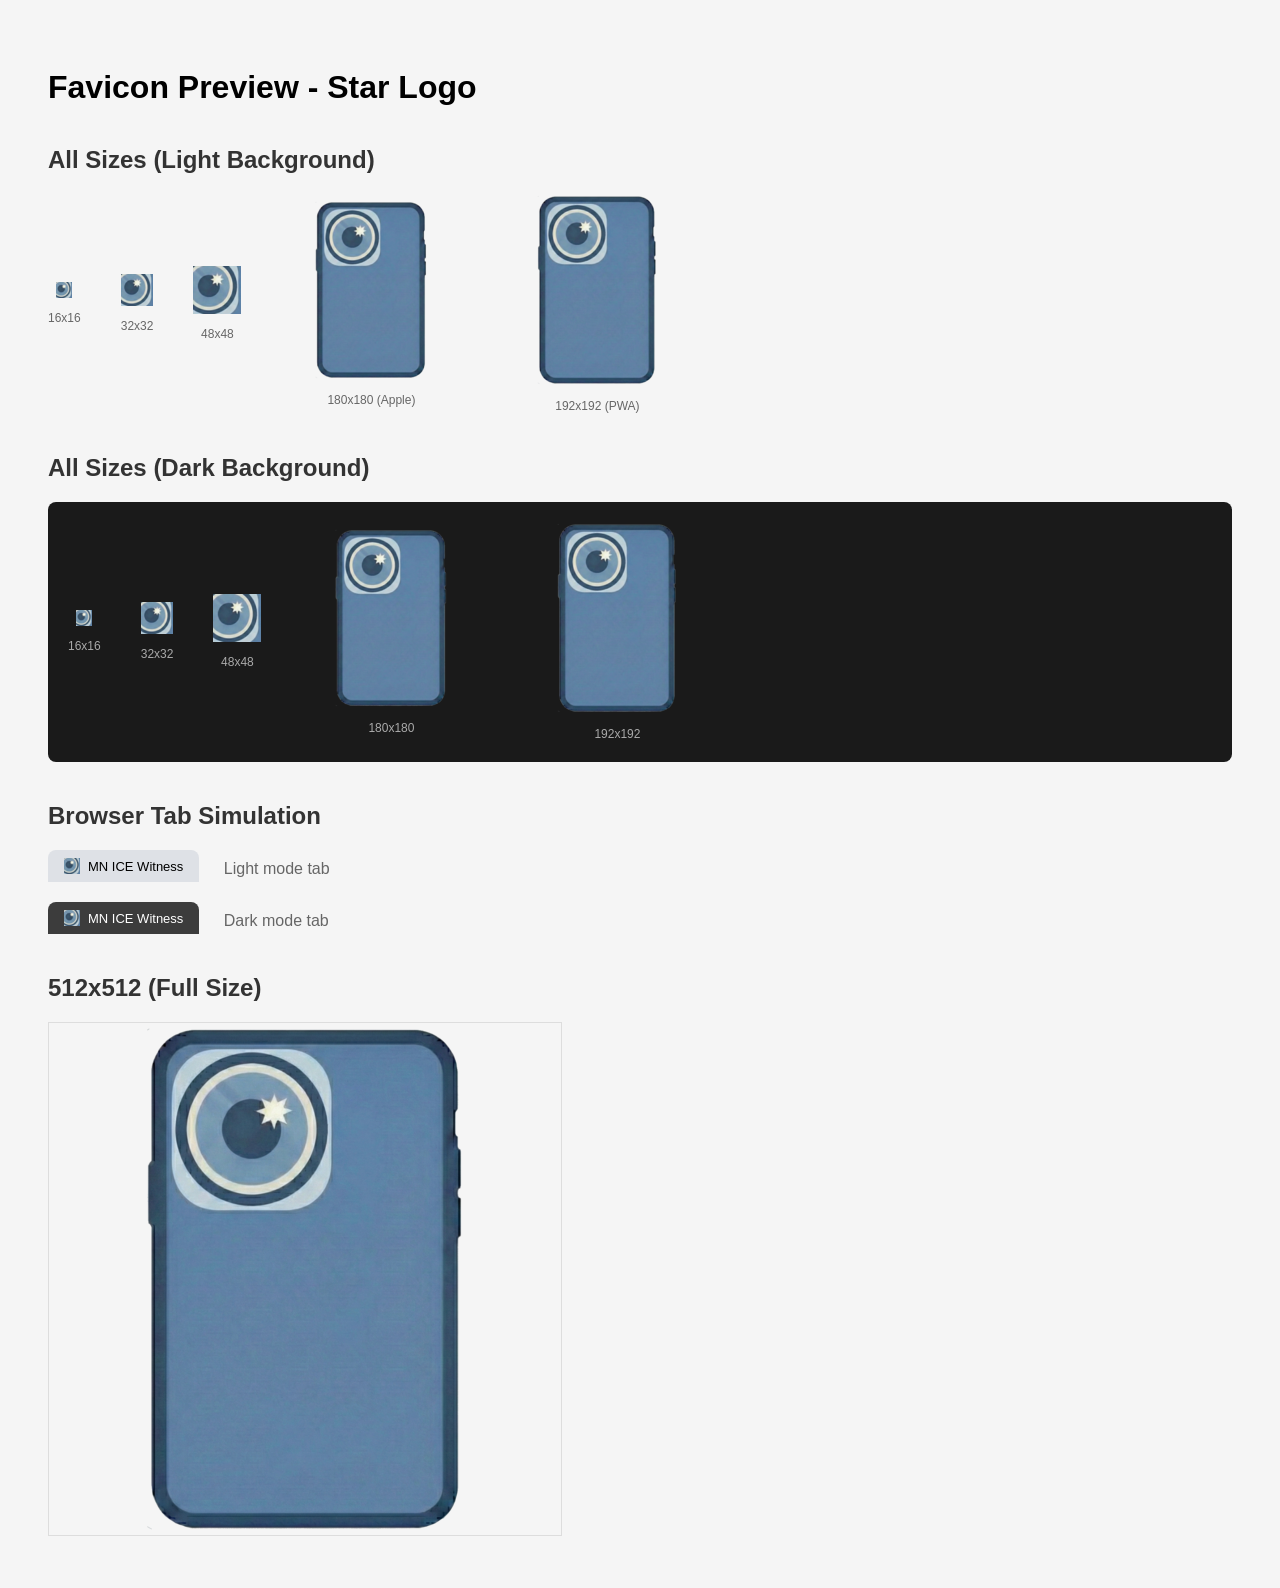
<file: docs/favicon-preview.html>
<!DOCTYPE html>
<html>
<head>
    <title>Favicon Preview</title>
    <link rel="icon" type="image/x-icon" href="assets/favicon.ico">
    <style>
        body {
            font-family: -apple-system, BlinkMacSystemFont, sans-serif;
            padding: 40px;
            background: #f5f5f5;
        }
        .preview-row {
            display: flex;
            gap: 40px;
            margin-bottom: 30px;
            align-items: center;
        }
        .preview-item {
            text-align: center;
        }
        .preview-item img {
            display: block;
            margin: 0 auto 10px;
            image-rendering: pixelated;
        }
        .preview-item span {
            font-size: 12px;
            color: #666;
        }
        .dark-bg {
            background: #1a1a1a;
            padding: 20px;
            border-radius: 8px;
        }
        .dark-bg span {
            color: #aaa;
        }
        h2 {
            margin-top: 40px;
            color: #333;
        }
        .tab-sim {
            display: inline-flex;
            align-items: center;
            gap: 8px;
            background: #dee1e6;
            padding: 8px 16px;
            border-radius: 8px 8px 0 0;
            font-size: 13px;
        }
        .tab-sim img {
            width: 16px;
            height: 16px;
        }
        .tab-sim-dark {
            background: #3c3c3c;
            color: #fff;
        }
    </style>
</head>
<body>
    <h1>Favicon Preview - Star Logo</h1>

    <h2>All Sizes (Light Background)</h2>
    <div class="preview-row">
        <div class="preview-item">
            <img src="assets/favicon-16x16.png" width="16" height="16">
            <span>16x16</span>
        </div>
        <div class="preview-item">
            <img src="assets/favicon-32x32.png" width="32" height="32">
            <span>32x32</span>
        </div>
        <div class="preview-item">
            <img src="assets/favicon-48x48.png" width="48" height="48">
            <span>48x48</span>
        </div>
        <div class="preview-item">
            <img src="assets/apple-touch-icon.png" width="180" height="180">
            <span>180x180 (Apple)</span>
        </div>
        <div class="preview-item">
            <img src="assets/icon-192.png" width="192" height="192">
            <span>192x192 (PWA)</span>
        </div>
    </div>

    <h2>All Sizes (Dark Background)</h2>
    <div class="preview-row dark-bg">
        <div class="preview-item">
            <img src="assets/favicon-16x16.png" width="16" height="16">
            <span>16x16</span>
        </div>
        <div class="preview-item">
            <img src="assets/favicon-32x32.png" width="32" height="32">
            <span>32x32</span>
        </div>
        <div class="preview-item">
            <img src="assets/favicon-48x48.png" width="48" height="48">
            <span>48x48</span>
        </div>
        <div class="preview-item">
            <img src="assets/apple-touch-icon.png" width="180" height="180">
            <span>180x180</span>
        </div>
        <div class="preview-item">
            <img src="assets/icon-192.png" width="192" height="192">
            <span>192x192</span>
        </div>
    </div>

    <h2>Browser Tab Simulation</h2>
    <div style="margin-bottom: 20px;">
        <div class="tab-sim">
            <img src="assets/favicon-16x16.png">
            MN ICE Witness
        </div>
        <span style="margin-left: 20px; color: #666;">Light mode tab</span>
    </div>
    <div>
        <div class="tab-sim tab-sim-dark">
            <img src="assets/favicon-16x16.png">
            MN ICE Witness
        </div>
        <span style="margin-left: 20px; color: #666;">Dark mode tab</span>
    </div>

    <h2>512x512 (Full Size)</h2>
    <img src="assets/icon-512.png" width="512" height="512" style="border: 1px solid #ddd;">
</body>
</html>
</file>
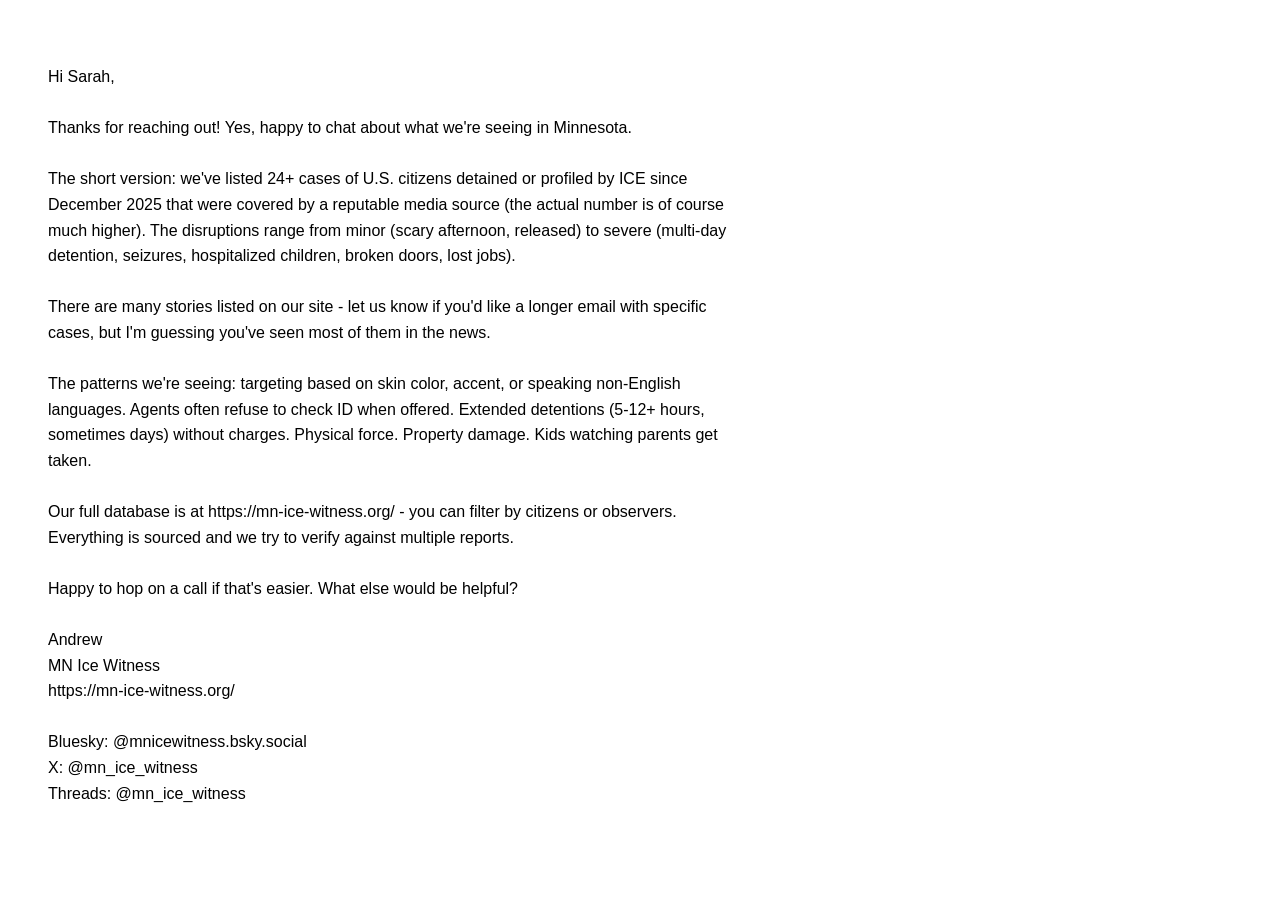
<file: docs/outreach/copy-paste.html>
<!DOCTYPE html>
<html>
<head><title>Copy</title></head>
<body style="font-family: sans-serif; padding: 40px; max-width: 700px;">
<pre style="white-space: pre-wrap; font-family: sans-serif; line-height: 1.6;">Hi Sarah,

Thanks for reaching out! Yes, happy to chat about what we're seeing in Minnesota.

The short version: we've listed 24+ cases of U.S. citizens detained or profiled by ICE since December 2025 that were covered by a reputable media source (the actual number is of course much higher). The disruptions range from minor (scary afternoon, released) to severe (multi-day detention, seizures, hospitalized children, broken doors, lost jobs).

There are many stories listed on our site - let us know if you'd like a longer email with specific cases, but I'm guessing you've seen most of them in the news.

The patterns we're seeing: targeting based on skin color, accent, or speaking non-English languages. Agents often refuse to check ID when offered. Extended detentions (5-12+ hours, sometimes days) without charges. Physical force. Property damage. Kids watching parents get taken.

Our full database is at https://mn-ice-witness.org/ - you can filter by citizens or observers. Everything is sourced and we try to verify against multiple reports.

Happy to hop on a call if that's easier. What else would be helpful?

Andrew
MN Ice Witness
https://mn-ice-witness.org/

Bluesky: @mnicewitness.bsky.social
X: @mn_ice_witness
Threads: @mn_ice_witness</pre>
</body>
</html>
</file>
